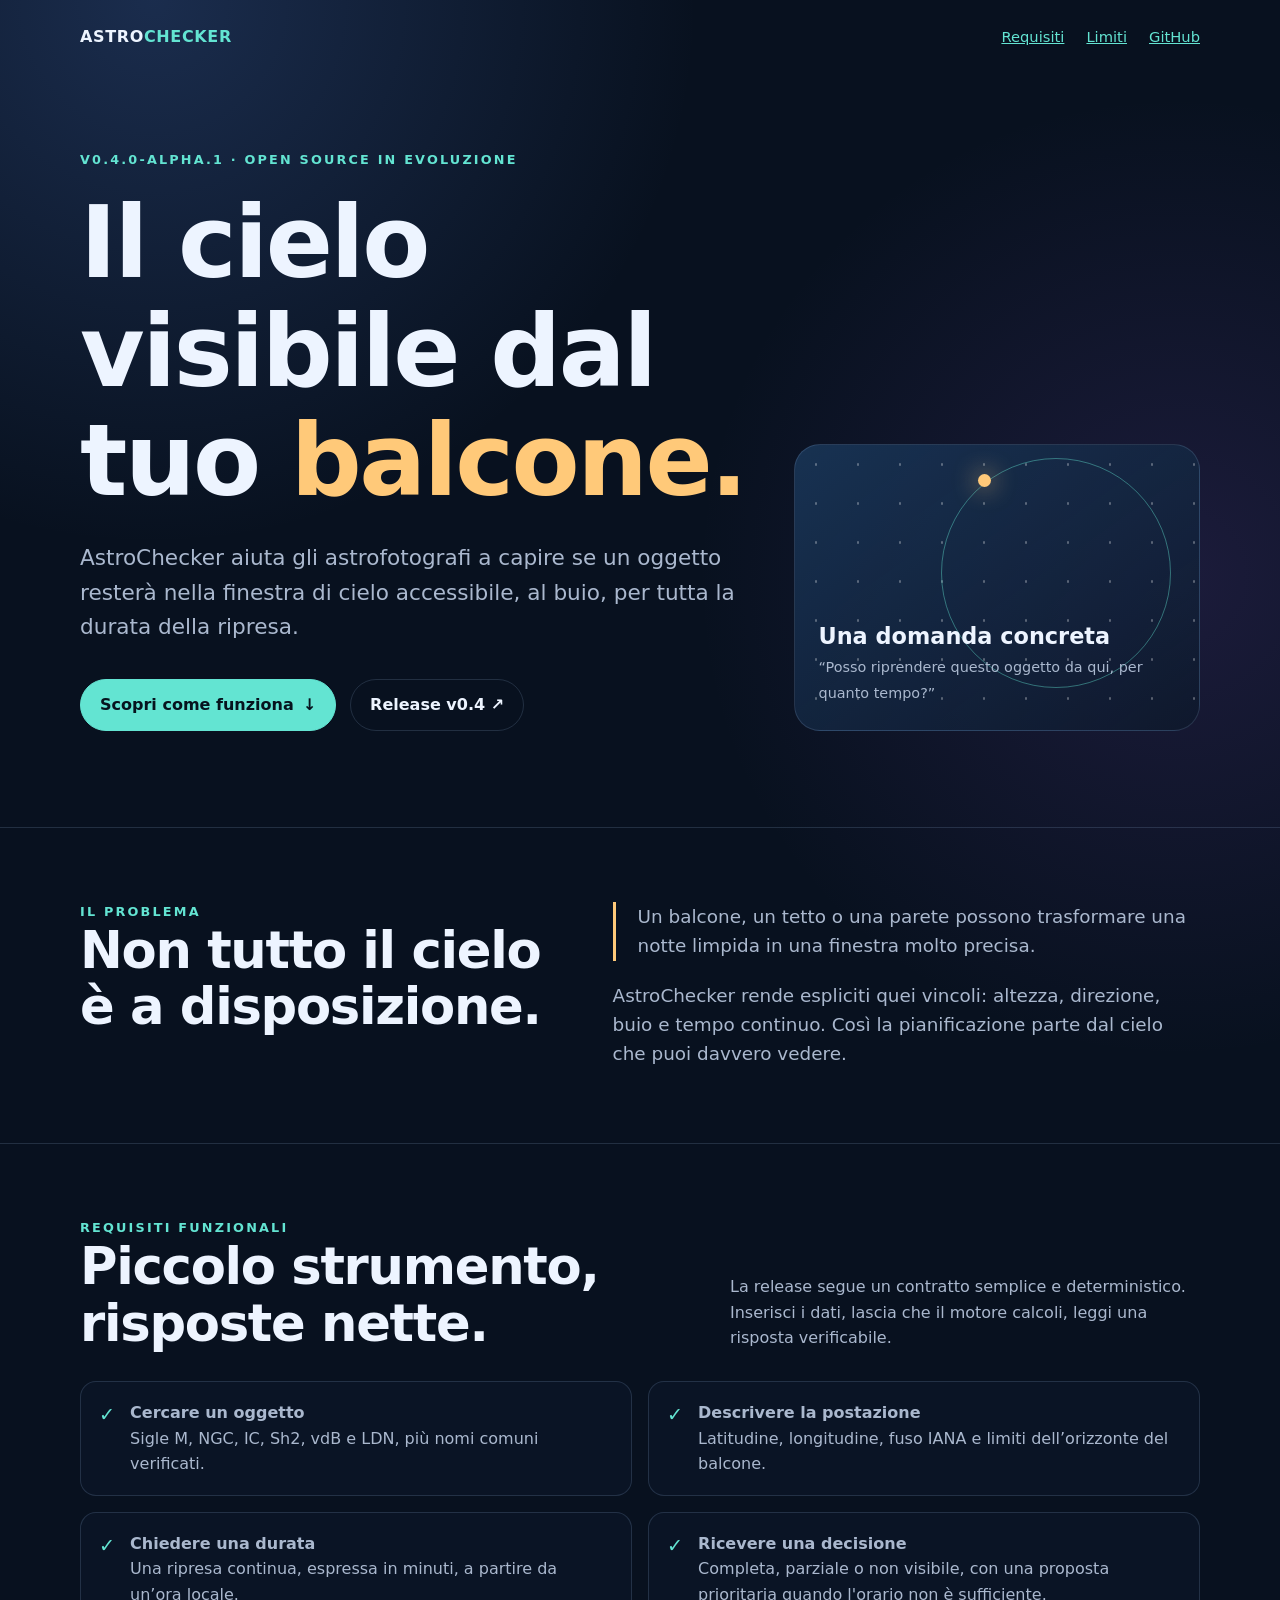
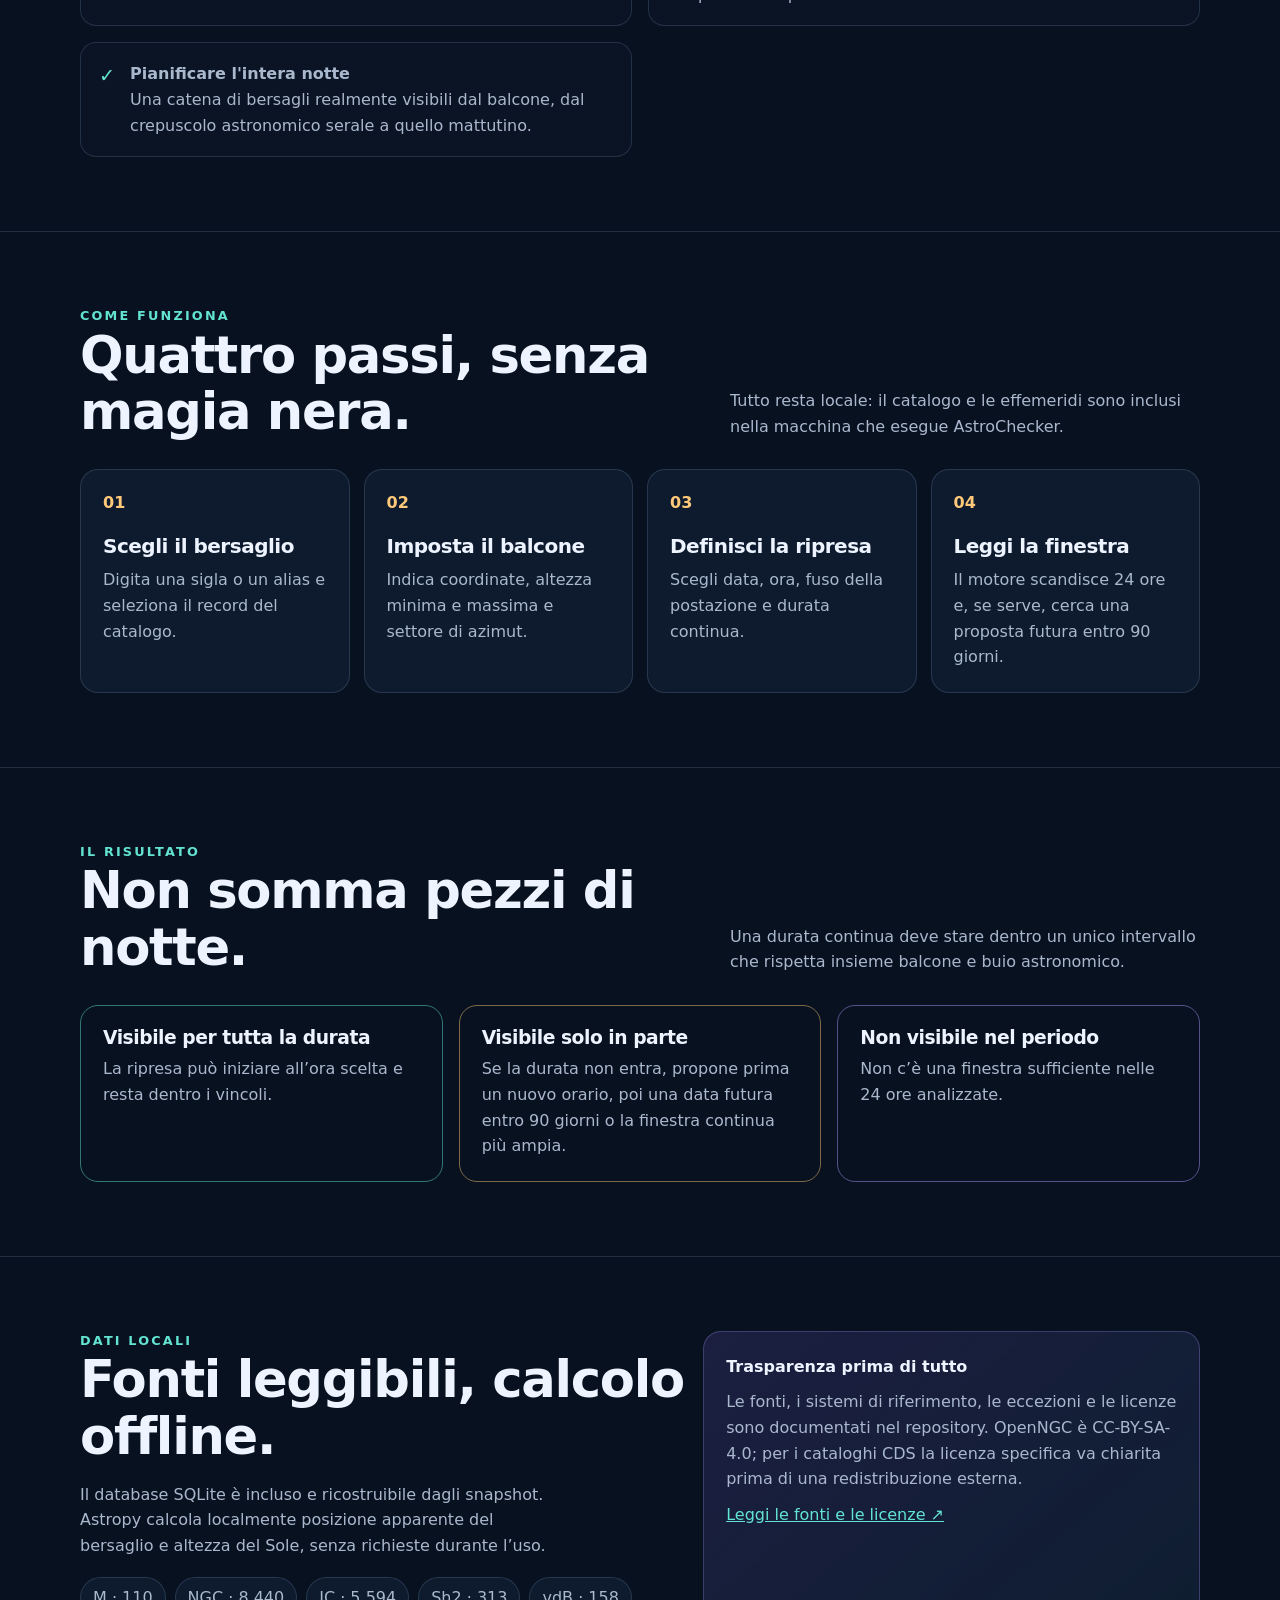
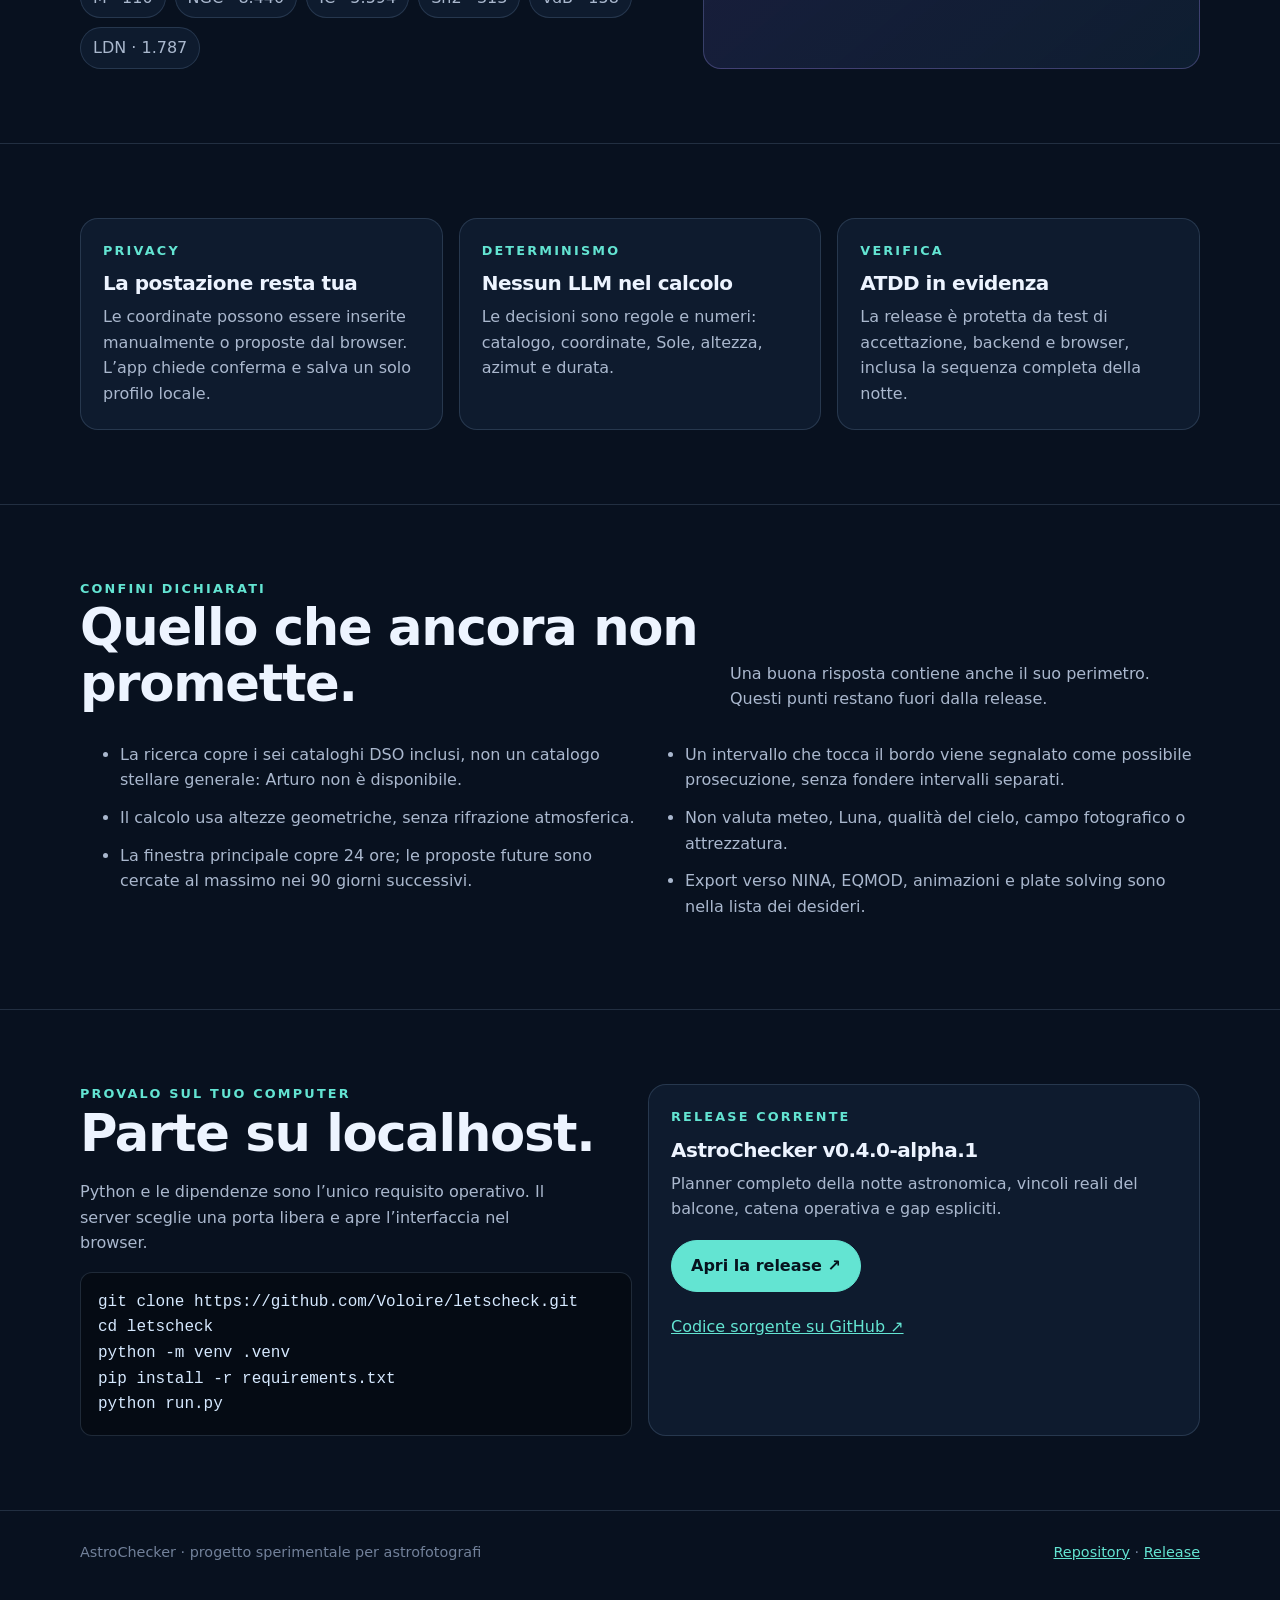
<file: docs/index.html>
<!doctype html>
<html lang="it">
<head>
  <meta charset="utf-8">
  <meta name="viewport" content="width=device-width, initial-scale=1">
  <meta name="description" content="AstroChecker: pianifica una sessione fotografica dal tuo balcone, con dati locali e criteri trasparenti.">
  <title>AstroChecker · Pianifica il cielo dal tuo balcone</title>
  <style>
    :root {
      color-scheme: dark;
      --ink: #edf4ff;
      --muted: #aab8ce;
      --faint: #72819a;
      --bg: #08111f;
      --panel: rgba(17, 31, 52, .78);
      --line: rgba(152, 181, 221, .18);
      --cyan: #63e4d2;
      --amber: #ffc979;
      --violet: #a99cff;
      --max: 1120px;
    }
    * { box-sizing: border-box; }
    html { scroll-behavior: smooth; }
    body {
      margin: 0;
      color: var(--ink);
      background:
        radial-gradient(circle at 12% 0%, rgba(76, 119, 202, .27), transparent 34rem),
        radial-gradient(circle at 92% 12%, rgba(117, 74, 185, .18), transparent 30rem),
        var(--bg);
      font: 16px/1.6 system-ui, -apple-system, BlinkMacSystemFont, "Segoe UI", sans-serif;
    }
    a { color: var(--cyan); }
    a:focus-visible, button:focus-visible { outline: 3px solid var(--amber); outline-offset: 4px; }
    .shell { width: min(calc(100% - 40px), var(--max)); margin: 0 auto; }
    .topbar { display: flex; justify-content: space-between; align-items: center; padding: 24px 0; }
    .brand { color: var(--ink); text-decoration: none; font-weight: 750; letter-spacing: .04em; }
    .brand span { color: var(--cyan); }
    .toplinks { display: flex; gap: 22px; font-size: .92rem; }
    .hero { padding: 76px 0 96px; position: relative; }
    .eyebrow { color: var(--cyan); font-size: .8rem; font-weight: 800; letter-spacing: .17em; text-transform: uppercase; }
    h1, h2, h3 { line-height: 1.1; margin: 0; letter-spacing: -.025em; }
    h1 { max-width: 820px; font-size: clamp(2.8rem, 8vw, 6.2rem); margin-top: 18px; }
    h1 em { color: var(--amber); font-style: normal; }
    .lead { color: var(--muted); font-size: clamp(1.1rem, 2vw, 1.35rem); max-width: 680px; margin: 26px 0 34px; }
    .actions { display: flex; flex-wrap: wrap; gap: 14px; }
    .button { border: 1px solid var(--line); border-radius: 999px; color: var(--ink); display: inline-flex; align-items: center; gap: 9px; padding: 12px 19px; text-decoration: none; font-weight: 700; }
    .button.primary { color: #06131e; background: var(--cyan); border-color: var(--cyan); }
    .button:hover { transform: translateY(-1px); }
    .hero-grid { display: grid; grid-template-columns: 1.25fr .75fr; gap: 36px; align-items: end; }
    .sky-card { min-height: 250px; border: 1px solid var(--line); border-radius: 26px; background: linear-gradient(145deg, rgba(25, 53, 87, .9), rgba(14, 24, 43, .78)); padding: 24px; position: relative; overflow: hidden; }
    .sky-card:before { content: ""; position: absolute; inset: 0; background-image: radial-gradient(circle, rgba(255,255,255,.75) 0 1px, transparent 1.5px); background-size: 42px 39px; opacity: .4; }
    .orbit { position: absolute; width: 230px; height: 230px; border: 1px solid rgba(99, 228, 210, .42); border-radius: 50%; right: 28px; top: 13px; }
    .orbit:after { content: ""; position: absolute; width: 13px; height: 13px; border-radius: 50%; background: var(--amber); top: 15px; left: 36px; box-shadow: 0 0 25px var(--amber); }
    .sky-copy { position: relative; z-index: 1; margin-top: 150px; }
    .sky-copy strong { display: block; font-size: 1.4rem; }
    .sky-copy span { color: var(--muted); font-size: .9rem; }
    section { padding: 74px 0; border-top: 1px solid var(--line); }
    .section-heading { display: flex; justify-content: space-between; gap: 30px; align-items: end; margin-bottom: 30px; }
    h2 { font-size: clamp(2rem, 4vw, 3.2rem); }
    .section-intro { max-width: 470px; color: var(--muted); margin: 0; }
    .problem { display: grid; grid-template-columns: .9fr 1.1fr; gap: 52px; }
    .problem p { color: var(--muted); font-size: 1.15rem; margin: 0; }
    .quote { border-left: 3px solid var(--amber); padding-left: 22px; color: var(--ink); font-size: 1.35rem; }
    .cards { display: grid; grid-template-columns: repeat(3, 1fr); gap: 16px; }
    .card { border: 1px solid var(--line); border-radius: 18px; background: var(--panel); padding: 22px; }
    .card .number { color: var(--cyan); font-weight: 800; font-size: .83rem; letter-spacing: .14em; }
    .card h3 { margin-top: 11px; font-size: 1.25rem; }
    .card p { color: var(--muted); margin: 10px 0 0; }
    .requirements { display: grid; grid-template-columns: 1fr 1fr; gap: 16px; }
    .requirement { display: flex; gap: 15px; border: 1px solid var(--line); border-radius: 16px; padding: 18px; background: rgba(12, 24, 42, .62); }
    .check { color: var(--cyan); font-size: 1.2rem; font-weight: 900; }
    .requirement strong { display: block; }
    .requirement span:last-child { color: var(--muted); }
    .flow { counter-reset: step; display: grid; grid-template-columns: repeat(4, 1fr); gap: 14px; }
    .flow .card { position: relative; padding-top: 54px; }
    .flow .card:before { counter-increment: step; content: counter(step, decimal-leading-zero); position: absolute; top: 20px; left: 22px; color: var(--amber); font-weight: 850; }
    .results { display: grid; grid-template-columns: repeat(3, 1fr); gap: 16px; }
    .result { padding: 22px; border-radius: 18px; border: 1px solid var(--line); }
    .result h3 { margin-bottom: 8px; }
    .result p { color: var(--muted); margin: 0; }
    .result.full { border-color: rgba(99, 228, 210, .48); }
    .result.partial { border-color: rgba(255, 201, 121, .48); }
    .result.none { border-color: rgba(169, 156, 255, .48); }
    .data-grid { display: grid; grid-template-columns: 1.1fr .9fr; gap: 16px; }
    .catalogs { display: flex; flex-wrap: wrap; gap: 9px; margin-top: 18px; }
    .pill { border: 1px solid var(--line); border-radius: 999px; padding: 7px 12px; color: var(--muted); background: rgba(16, 31, 53, .75); }
    .note { border-radius: 18px; padding: 22px; background: linear-gradient(140deg, rgba(84, 70, 160, .26), rgba(20, 42, 65, .52)); border: 1px solid rgba(169, 156, 255, .27); }
    .note p { color: var(--muted); margin: 10px 0 0; }
    .limits { columns: 2; column-gap: 50px; color: var(--muted); }
    .limits li { break-inside: avoid; margin-bottom: 12px; }
    .launch { display: grid; grid-template-columns: 1fr 1fr; gap: 16px; align-items: stretch; }
    pre { overflow-x: auto; white-space: pre-wrap; overflow-wrap: anywhere; margin: 16px 0 0; padding: 17px; border-radius: 12px; color: #d6e9ff; background: #050b14; border: 1px solid var(--line); }
    .hero-grid > *, .problem > *, .data-grid > *, .launch > * { min-width: 0; }
    code { font-family: ui-monospace, SFMono-Regular, Consolas, monospace; }
    footer { border-top: 1px solid var(--line); padding: 30px 0 42px; color: var(--faint); font-size: .9rem; }
    footer .shell { display: flex; justify-content: space-between; gap: 20px; }
    @media (max-width: 800px) {
      .shell { width: min(calc(100% - 28px), var(--max)); }
      .topbar { align-items: flex-start; }
      .toplinks { gap: 12px; flex-direction: column; align-items: flex-end; }
      .hero { padding: 50px 0 68px; }
      .hero-grid, .problem, .data-grid, .launch { grid-template-columns: 1fr; }
      .sky-card { min-height: 205px; }
      .cards, .results, .flow { grid-template-columns: 1fr; }
      .requirements { grid-template-columns: 1fr; }
      .section-heading { display: block; }
      .section-intro { margin-top: 14px; }
      .limits { columns: 1; }
      footer .shell { display: block; }
    }
  </style>
</head>
<body>
  <header class="shell topbar">
    <a class="brand" href="#top">ASTRO<span>CHECKER</span></a>
    <nav class="toplinks" aria-label="Navigazione principale">
      <a href="#requisiti">Requisiti</a>
      <a href="#limiti">Limiti</a>
      <a href="https://github.com/Voloire/letscheck">GitHub</a>
    </nav>
  </header>

  <main id="top">
    <div class="shell hero">
      <div class="hero-grid">
        <div>
          <div class="eyebrow">v0.4.0-alpha.1 · open source in evoluzione</div>
          <h1>Il cielo visibile dal tuo <em>balcone.</em></h1>
          <p class="lead">AstroChecker aiuta gli astrofotografi a capire se un oggetto resterà nella finestra di cielo accessibile, al buio, per tutta la durata della ripresa.</p>
          <div class="actions">
            <a class="button primary" href="#come-funziona">Scopri come funziona <span aria-hidden="true">↓</span></a>
            <a class="button" href="https://github.com/Voloire/letscheck/releases/tag/v0.4.0-alpha.1">Release v0.4 ↗</a>
          </div>
        </div>
        <div class="sky-card" aria-label="Illustrazione di una traiettoria nel cielo">
          <div class="orbit" aria-hidden="true"></div>
          <div class="sky-copy"><strong>Una domanda concreta</strong><span>“Posso riprendere questo oggetto da qui, per quanto tempo?”</span></div>
        </div>
      </div>
    </div>

    <section id="problema"><div class="shell problem">
      <div><div class="eyebrow">Il problema</div><h2>Non tutto il cielo è a disposizione.</h2></div>
      <div><p class="quote">Un balcone, un tetto o una parete possono trasformare una notte limpida in una finestra molto precisa.</p><p style="margin-top:20px">AstroChecker rende espliciti quei vincoli: altezza, direzione, buio e tempo continuo. Così la pianificazione parte dal cielo che puoi davvero vedere.</p></div>
    </div></section>

    <section id="requisiti"><div class="shell">
      <div class="section-heading"><div><div class="eyebrow">Requisiti funzionali</div><h2>Piccolo strumento, risposte nette.</h2></div><p class="section-intro">La release segue un contratto semplice e deterministico. Inserisci i dati, lascia che il motore calcoli, leggi una risposta verificabile.</p></div>
      <div class="requirements">
        <div class="requirement"><span class="check">✓</span><span><strong>Cercare un oggetto</strong><span>Sigle M, NGC, IC, Sh2, vdB e LDN, più nomi comuni verificati.</span></span></div>
        <div class="requirement"><span class="check">✓</span><span><strong>Descrivere la postazione</strong><span>Latitudine, longitudine, fuso IANA e limiti dell’orizzonte del balcone.</span></span></div>
        <div class="requirement"><span class="check">✓</span><span><strong>Chiedere una durata</strong><span>Una ripresa continua, espressa in minuti, a partire da un’ora locale.</span></span></div>
        <div class="requirement"><span class="check">✓</span><span><strong>Ricevere una decisione</strong><span>Completa, parziale o non visibile, con una proposta prioritaria quando l'orario non è sufficiente.</span></span></div>
        <div class="requirement"><span class="check">✓</span><span><strong>Pianificare l'intera notte</strong><span>Una catena di bersagli realmente visibili dal balcone, dal crepuscolo astronomico serale a quello mattutino.</span></span></div>
      </div>
    </div></section>

    <section id="come-funziona"><div class="shell">
      <div class="section-heading"><div><div class="eyebrow">Come funziona</div><h2>Quattro passi, senza magia nera.</h2></div><p class="section-intro">Tutto resta locale: il catalogo e le effemeridi sono inclusi nella macchina che esegue AstroChecker.</p></div>
      <div class="flow">
        <article class="card"><h3>Scegli il bersaglio</h3><p>Digita una sigla o un alias e seleziona il record del catalogo.</p></article>
        <article class="card"><h3>Imposta il balcone</h3><p>Indica coordinate, altezza minima e massima e settore di azimut.</p></article>
        <article class="card"><h3>Definisci la ripresa</h3><p>Scegli data, ora, fuso della postazione e durata continua.</p></article>
        <article class="card"><h3>Leggi la finestra</h3><p>Il motore scandisce 24 ore e, se serve, cerca una proposta futura entro 90 giorni.</p></article>
      </div>
    </div></section>

    <section id="risultati"><div class="shell">
      <div class="section-heading"><div><div class="eyebrow">Il risultato</div><h2>Non somma pezzi di notte.</h2></div><p class="section-intro">Una durata continua deve stare dentro un unico intervallo che rispetta insieme balcone e buio astronomico.</p></div>
      <div class="results">
        <article class="result full"><h3>Visibile per tutta la durata</h3><p>La ripresa può iniziare all’ora scelta e resta dentro i vincoli.</p></article>
        <article class="result partial"><h3>Visibile solo in parte</h3><p>Se la durata non entra, propone prima un nuovo orario, poi una data futura entro 90 giorni o la finestra continua più ampia.</p></article>
        <article class="result none"><h3>Non visibile nel periodo</h3><p>Non c’è una finestra sufficiente nelle 24 ore analizzate.</p></article>
      </div>
    </div></section>

    <section id="dati"><div class="shell data-grid">
      <div><div class="eyebrow">Dati locali</div><h2>Fonti leggibili, calcolo offline.</h2><p class="section-intro" style="margin-top:18px">Il database SQLite è incluso e ricostruibile dagli snapshot. Astropy calcola localmente posizione apparente del bersaglio e altezza del Sole, senza richieste durante l’uso.</p><div class="catalogs"><span class="pill">M · 110</span><span class="pill">NGC · 8.440</span><span class="pill">IC · 5.594</span><span class="pill">Sh2 · 313</span><span class="pill">vdB · 158</span><span class="pill">LDN · 1.787</span></div></div>
      <aside class="note"><strong>Trasparenza prima di tutto</strong><p>Le fonti, i sistemi di riferimento, le eccezioni e le licenze sono documentati nel repository. OpenNGC è CC-BY-SA-4.0; per i cataloghi CDS la licenza specifica va chiarita prima di una redistribuzione esterna.</p><p><a href="https://github.com/Voloire/letscheck/blob/main/FONTI-DATI.md">Leggi le fonti e le licenze ↗</a></p></aside>
    </div></section>

    <section id="privacy"><div class="shell cards">
      <article class="card"><div class="eyebrow">Privacy</div><h3>La postazione resta tua</h3><p>Le coordinate possono essere inserite manualmente o proposte dal browser. L’app chiede conferma e salva un solo profilo locale.</p></article>
      <article class="card"><div class="eyebrow">Determinismo</div><h3>Nessun LLM nel calcolo</h3><p>Le decisioni sono regole e numeri: catalogo, coordinate, Sole, altezza, azimut e durata.</p></article>
      <article class="card"><div class="eyebrow">Verifica</div><h3>ATDD in evidenza</h3><p>La release è protetta da test di accettazione, backend e browser, inclusa la sequenza completa della notte.</p></article>
    </div></section>

    <section id="limiti"><div class="shell">
      <div class="section-heading"><div><div class="eyebrow">Confini dichiarati</div><h2>Quello che ancora non promette.</h2></div><p class="section-intro">Una buona risposta contiene anche il suo perimetro. Questi punti restano fuori dalla release.</p></div>
      <ul class="limits"><li>La ricerca copre i sei cataloghi DSO inclusi, non un catalogo stellare generale: Arturo non è disponibile.</li><li>Il calcolo usa altezze geometriche, senza rifrazione atmosferica.</li><li>La finestra principale copre 24 ore; le proposte future sono cercate al massimo nei 90 giorni successivi.</li><li>Un intervallo che tocca il bordo viene segnalato come possibile prosecuzione, senza fondere intervalli separati.</li><li>Non valuta meteo, Luna, qualità del cielo, campo fotografico o attrezzatura.</li><li>Export verso NINA, EQMOD, animazioni e plate solving sono nella lista dei desideri.</li></ul>
    </div></section>

    <section id="avvio"><div class="shell launch">
      <div><div class="eyebrow">Provalo sul tuo computer</div><h2>Parte su localhost.</h2><p class="section-intro" style="margin-top:18px">Python e le dipendenze sono l’unico requisito operativo. Il server sceglie una porta libera e apre l’interfaccia nel browser.</p><pre><code>git clone https://github.com/Voloire/letscheck.git
cd letscheck
python -m venv .venv
pip install -r requirements.txt
python run.py</code></pre></div>
      <div class="card"><div class="eyebrow">Release corrente</div><h3>AstroChecker v0.4.0-alpha.1</h3><p>Planner completo della notte astronomica, vincoli reali del balcone, catena operativa e gap espliciti.</p><p style="margin-top:18px"><a class="button primary" href="https://github.com/Voloire/letscheck/releases/tag/v0.4.0-alpha.1">Apri la release ↗</a></p><p style="margin-top:22px"><a href="https://github.com/Voloire/letscheck">Codice sorgente su GitHub ↗</a></p></div>
    </div></section>
  </main>

  <footer><div class="shell"><span>AstroChecker · progetto sperimentale per astrofotografi</span><span><a href="https://github.com/Voloire/letscheck">Repository</a> · <a href="https://github.com/Voloire/letscheck/releases">Release</a></span></div></footer>
</body>
</html>
</file>
